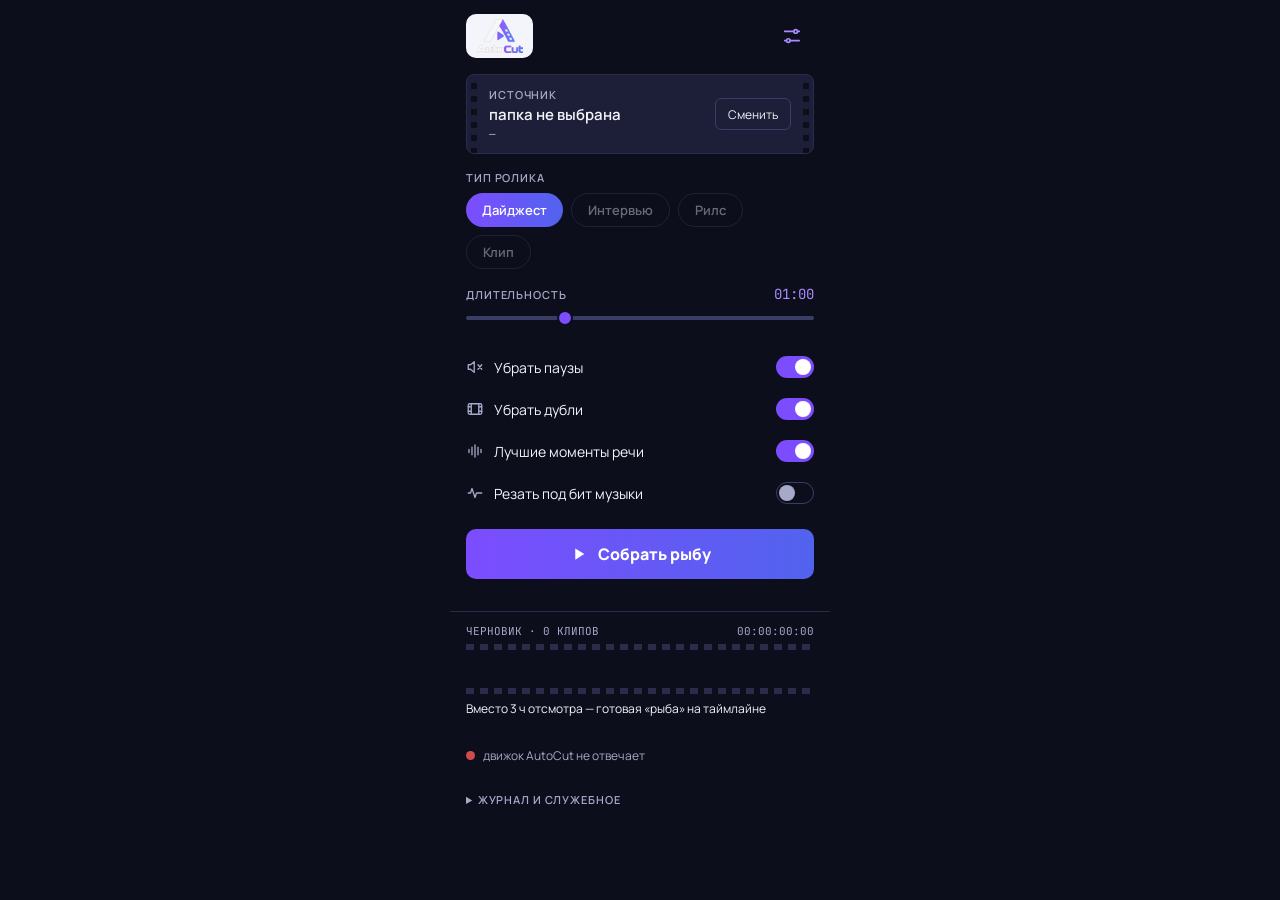
<file: plugin/premiere_panel/index.html>
<!DOCTYPE html>
<!--
  Панель AutoCut для Premiere Pro.

  Это интерфейс, а не мозг: тяжёлое (распознавание, описание кадров,
  подбор) делает движок AutoCut, панель спрашивает его по HTTP и
  показывает ход работы. Собранная рыба импортируется в проект
  прямо отсюда — человеку не нужно ничего кликать в Premiere.

  Оформление повторяет макет бренда: тёмная панель, фиолетово-синий
  градиент только на главной кнопке, чипы и тумблеры. Шрифты лежат
  рядом (assets/fonts) — в Premiere панели нет интернета.
-->
<html lang="ru">
<head>
  <meta charset="utf-8">
  <title>AutoCut</title>
  <style>
    /* --- шрифты: латиница и кириллица лежат в разных файлах --- */
    @font-face {
      font-family: 'Manrope';
      src: url('assets/fonts/Manrope-400-latin.woff2') format('woff2');
      font-weight: 400 800; font-style: normal; font-display: swap;
      unicode-range: U+0000-00FF, U+0131, U+0152-0153, U+02BB-02BC, U+02C6, U+02DA, U+02DC, U+0304, U+0308, U+0329, U+2000-206F, U+20AC, U+2122, U+2191, U+2193, U+2212, U+2215, U+FEFF, U+FFFD;
    }
    @font-face {
      font-family: 'Manrope';
      src: url('assets/fonts/Manrope-400-cyrillic.woff2') format('woff2');
      font-weight: 400 800; font-style: normal; font-display: swap;
      unicode-range: U+0301, U+0400-045F, U+0490-0491, U+04B0-04B1, U+2116;
    }
    @font-face {
      font-family: 'JetBrains Mono';
      src: url('assets/fonts/JetBrainsMono-400-latin.woff2') format('woff2');
      font-weight: 400 800; font-style: normal; font-display: swap;
      unicode-range: U+0000-00FF, U+0131, U+0152-0153, U+02BB-02BC, U+02C6, U+02DA, U+02DC, U+0304, U+0308, U+0329, U+2000-206F, U+20AC, U+2122, U+2191, U+2193, U+2212, U+2215, U+FEFF, U+FFFD;
    }
    @font-face {
      font-family: 'JetBrains Mono';
      src: url('assets/fonts/JetBrainsMono-400-cyrillic.woff2') format('woff2');
      font-weight: 400 800; font-style: normal; font-display: swap;
      unicode-range: U+0301, U+0400-045F, U+0490-0491, U+04B0-04B1, U+2116;
    }

    :root {
      --ink: #0D0E1C;
      --panel: #16172B;
      --panel2: #1D1E38;
      --line: #2A2C4A;
      --line2: #3A3D66;
      --text: #F4F4FB;
      --dim: #A6A9C8;
      --violet: #7C4DFF;
      --blue: #4D8DFF;
      --grad: linear-gradient(90deg, #7C4DFF, #5163EE);
    }

    * { box-sizing: border-box; }
    html, body { margin: 0; padding: 0; }
    body {
      background: var(--ink);
      color: var(--text);
      font-family: 'Manrope', 'Segoe UI', sans-serif;
      font-size: 14px;
      -webkit-font-smoothing: antialiased;
    }
    button { font-family: inherit; cursor: pointer; }
    .mono { font-family: 'JetBrains Mono', Consolas, monospace; }

    .panel {
      max-width: 380px;
      margin: 0 auto;
      padding: 14px 16px 0;
      display: flex;
      flex-direction: column;
      gap: 16px;
    }
    .label {
      font-size: 11px; letter-spacing: 0.08em; color: var(--dim);
      font-weight: 600;
    }

    /* --- шапка --- */
    header { display: flex; align-items: center; }
    /* Логотип: подпись в знаке тёмная, на тёмной панели её не видно —
       поэтому знак лежит на светлой плашке, как на макете в карточке. */
    header .logo-box {
      background: #F4F4FB; border-radius: 10px; padding: 5px 10px;
      display: flex; align-items: center;
    }
    header .logo { height: 34px; width: auto; display: block; }
    header .spacer { flex: 1; }
    .icon-btn {
      width: 44px; height: 44px; background: none; border: 0;
      display: flex; align-items: center; justify-content: center;
    }

    /* --- карточка источника с перфорацией киноплёнки --- */
    .source-card {
      background: var(--panel2); border: 1px solid var(--line);
      border-radius: 8px; display: flex; align-items: stretch;
      overflow: hidden;
    }
    .film { width: 14px; flex: none; display: flex; }
    .film::before {
      content: ""; width: 6px; height: 100%; margin: 8px auto;
      background: repeating-linear-gradient(to bottom,
        var(--ink) 0 6px, transparent 6px 13px);
    }
    .source-body {
      flex: 1; min-width: 0; padding: 12px 8px;
      display: flex; align-items: center; gap: 10px;
    }
    .source-text { flex: 1; min-width: 0; }
    .source-name {
      font-size: 15px; font-weight: 600; margin-top: 2px;
      overflow: hidden; text-overflow: ellipsis; white-space: nowrap;
    }
    .source-meta { font-size: 11px; color: var(--dim); margin-top: 2px; }
    .ghost {
      height: 32px; padding: 0 12px; border-radius: 6px;
      border: 1px solid var(--line2); background: none;
      color: var(--text); font-size: 12px; flex: none;
    }
    .ghost:hover { border-color: var(--dim); }

    /* --- чипы типа ролика --- */
    .chips { display: flex; gap: 8px; flex-wrap: wrap; margin-top: 8px; }
    .chip {
      height: 34px; padding: 0 16px; border-radius: 17px;
      border: 1px solid var(--line2); background: none;
      color: var(--text); font-size: 13px; font-weight: 600;
    }
    .chip.active {
      border: 0; background: var(--grad); color: #FFFFFF;
    }
    .chip:disabled { opacity: .4; cursor: default; }

    /* --- длительность --- */
    .row-label {
      display: flex; justify-content: space-between; align-items: baseline;
      margin-bottom: 6px;
    }
    .row-label .mono { font-size: 14px; color: #A98BFF; }
    input[type=range] {
      width: 100%; margin: 0; background: transparent;
      -webkit-appearance: none; appearance: none; height: 18px;
    }
    input[type=range]::-webkit-slider-runnable-track {
      height: 4px; border-radius: 2px; background: var(--line2);
    }
    input[type=range]::-webkit-slider-thumb {
      -webkit-appearance: none; appearance: none;
      width: 16px; height: 16px; margin-top: -6px; border-radius: 50%;
      background: var(--violet); border: 2px solid var(--ink);
    }
    input[type=range]:disabled::-webkit-slider-thumb { background: var(--line2); }

    /* --- тумблеры --- */
    .toggles { display: flex; flex-direction: column; gap: 2px; }
    .switch-row {
      display: flex; align-items: center; gap: 10px; height: 40px;
    }
    .switch-row .name { flex: 1; font-size: 14px; }
    .switch {
      width: 38px; height: 22px; border: 0; border-radius: 11px;
      background: var(--violet); position: relative; padding: 0; flex: none;
    }
    .switch span {
      position: absolute; top: 3px; left: 19px; width: 16px; height: 16px;
      border-radius: 8px; background: #FFFFFF; transition: left .12s;
    }
    .switch.off { background: none; border: 1px solid var(--line2); }
    .switch.off span { top: 2px; left: 2px; background: var(--dim); }
    /* Выключенный тумблер: гасим, чтобы не ждали работающей фичи. */
    .switch:disabled { opacity: .45; cursor: default; }

    /* --- главная кнопка --- */
    .btn-main {
      height: 50px; border: 0; border-radius: 10px; background: var(--grad);
      color: #FFFFFF; font-size: 16px; font-weight: 800;
      display: flex; align-items: center; justify-content: center; gap: 10px;
    }
    .btn-main:hover { filter: brightness(1.08); }
    .btn-main:disabled { opacity: .5; cursor: default; filter: none; }

    /* --- футер с черновиком --- */
    .draft {
      margin: 16px -16px 0; border-top: 1px solid var(--line);
      background: var(--ink); padding: 12px 16px 14px;
      display: flex; flex-direction: column; gap: 6px;
    }
    .draft-head {
      display: flex; justify-content: space-between;
      font-size: 11px; color: var(--dim);
    }
    .ruler {
      height: 6px;
      background: repeating-linear-gradient(90deg,
        var(--line) 0 8px, transparent 8px 14px);
    }
    .timeline { position: relative; display: block; height: 26px; }
    .timeline div { position: absolute; top: 0; height: 100%; border-radius: 3px; background: var(--violet); min-width: 2px; }
    .draft-note { font-size: 12px; color: var(--text); }

    /* --- служебное: журнал и кнопки --- */
    .service { margin: 12px 0 16px; }
    .service summary {
      cursor: pointer; font-size: 11px; letter-spacing: .08em;
      color: var(--dim); font-weight: 600; outline: none;
    }
    .service-btns { display: flex; gap: 6px; flex-wrap: wrap; margin: 8px 0; }
    .service-btns button {
      background: var(--panel); color: var(--dim); border: 1px solid var(--line);
      border-radius: 6px; padding: 4px 8px; font-size: 11px;
    }
    .service-btns button:hover { color: var(--text); border-color: var(--line2); }
    #log {
      background: var(--panel); border: 1px solid var(--line); border-radius: 6px;
      height: 200px; overflow-y: auto; padding: 7px; margin-top: 8px;
      font-family: 'JetBrains Mono', Consolas, monospace; font-size: 11px;
      white-space: pre-wrap;
    }
    .ok { color: #7FC98A; } .err { color: #E07A7A; } .dim { color: var(--dim); }
    .hint { color: var(--dim); font-size: 11px; margin: 4px 0 8px; }

    /* --- служебное состояние (движок, ошибки) --- */
    .status {
      display: flex; align-items: center; gap: 8px;
      font-size: 12px; color: var(--dim);
    }
    .dot { width: 9px; height: 9px; border-radius: 50%; background: #7A7A7A; flex: none; }
    .dot.on { background: #3BA55D; }
    .dot.off { background: #D24B4B; }
    #folder { display: none; }
  </style>
</head>
<body>
  <div class="panel">

    <header>
      <div class="logo-box">
        <img class="logo" src="assets/logo.png" alt="AutoCut">
      </div>
      <div class="spacer"></div>
      <button class="icon-btn" id="btn-settings" title="Настройки сборки">
        <svg width="22" height="22" viewBox="0 0 24 24" fill="none"
             stroke-width="1.75" stroke-linecap="round" stroke-linejoin="round" aria-hidden="true">
          <g stroke="#A98BFF">
            <path d="M4 7h10M18 7h2M4 17h2M10 17h10"></path>
            <circle cx="16" cy="7" r="2"></circle>
            <circle cx="8" cy="17" r="2"></circle>
          </g>
        </svg>
      </button>
    </header>

    <svg width="0" height="0" style="position:absolute" aria-hidden="true">
      <defs>
        <linearGradient id="b-g" gradientUnits="userSpaceOnUse" x1="2" y1="2" x2="22" y2="22">
          <stop offset="0" stop-color="#A98BFF"></stop>
          <stop offset="1" stop-color="#5E9BFF"></stop>
        </linearGradient>
      </defs>
      <symbol id="b-sliders" viewBox="0 0 24 24"><path d="M4 7h10M18 7h2M4 17h2M10 17h10"></path><circle cx="16" cy="7" r="2"></circle><circle cx="8" cy="17" r="2"></circle></symbol>
      <symbol id="b-mute" viewBox="0 0 24 24"><path d="M11 5 6 9H3v6h3l5 4zM16 9l5 6M21 9l-5 6"></path></symbol>
      <symbol id="b-clip" viewBox="0 0 24 24"><rect x="3" y="5" width="18" height="14" rx="2"></rect><path d="M7 5v14M17 5v14M3 9h4M3 15h4M17 9h4M17 15h4"></path></symbol>
      <symbol id="b-wave" viewBox="0 0 24 24"><path d="M4 10v4M8 7v10M12 4v16M16 7v10M20 10v4"></path></symbol>
      <symbol id="b-beat" viewBox="0 0 24 24"><path d="M3 12h3l2-6 4 12 2-6h7"></path></symbol>
    </svg>

    <div class="source-card">
      <div class="film"></div>
      <div class="source-body">
        <div class="source-text">
          <div class="label">ИСТОЧНИК</div>
          <div class="source-name" id="source-name">папка не выбрана</div>
          <div class="source-meta mono" id="source-meta">—</div>
        </div>
        <button class="ghost" id="btn-find">Сменить</button>
      </div>
      <div class="film"></div>
    </div>
    <input type="text" id="folder" placeholder="папка с исходниками">

    <div>
      <div class="label">ТИП РОЛИКА</div>
      <div class="chips" id="chips">
        <button class="chip active" data-kind="digest">Дайджест</button>
        <button class="chip" data-kind="interview" disabled
                title="отдельный пайплайн интервью: пока не заводит рыбу, импорт не сработает">Интервью</button>
        <button class="chip" data-kind="reels" disabled title="пакет настроек ещё не описан">Рилс</button>
        <button class="chip" data-kind="clip" disabled title="пакет настроек ещё не описан">Клип</button>
      </div>
    </div>

    <div>
      <div class="row-label">
        <span class="label">ДЛИТЕЛЬНОСТЬ</span>
        <span class="mono" id="dur-value">01:00</span>
      </div>
      <input type="range" id="target" min="15" max="180" value="60">
    </div>

    <div class="toggles">
      <div class="switch-row">
        <svg width="18" height="18" viewBox="0 0 24 24" fill="none" stroke="#A6A9C8"
             stroke-width="1.75" stroke-linecap="round" stroke-linejoin="round" aria-hidden="true">
          <use href="#b-mute" width="24" height="24"></use></svg>
        <div class="name">Убрать паузы</div>
        <button class="switch" data-flag="cut_pauses" role="switch" aria-checked="true"><span></span></button>
      </div>
      <div class="switch-row">
        <svg width="18" height="18" viewBox="0 0 24 24" fill="none" stroke="#A6A9C8"
             stroke-width="1.75" stroke-linecap="round" stroke-linejoin="round" aria-hidden="true">
          <use href="#b-clip" width="24" height="24"></use></svg>
        <div class="name">Убрать дубли</div>
        <button class="switch" data-flag="cut_duplicates" role="switch" aria-checked="true"><span></span></button>
      </div>
      <div class="switch-row">
        <svg width="18" height="18" viewBox="0 0 24 24" fill="none" stroke="#A6A9C8"
             stroke-width="1.75" stroke-linecap="round" stroke-linejoin="round" aria-hidden="true">
          <use href="#b-wave" width="24" height="24"></use></svg>
        <div class="name">Лучшие моменты речи</div>
        <button class="switch" data-flag="best_speech" role="switch" aria-checked="true"><span></span></button>
      </div>
      <div class="switch-row">
        <svg width="18" height="18" viewBox="0 0 24 24" fill="none" stroke="#A6A9C8"
             stroke-width="1.75" stroke-linecap="round" stroke-linejoin="round" aria-hidden="true">
          <use href="#b-beat" width="24" height="24"></use></svg>
        <div class="name">Резать под бит музыки</div>
        <button class="switch off" data-flag="cut_to_beat" role="switch" aria-checked="false"><span></span></button>
      </div>
    </div>

    <button class="btn-main" id="btn-digest">
      <svg width="18" height="18" viewBox="0 0 24 24" aria-hidden="true"><path d="M7 4.5v15l12-7.5z" fill="#FFFFFF"></path></svg>
      Собрать рыбу
    </button>

    <div class="draft">
      <div class="draft-head mono">
        <span id="draft-title">ЧЕРНОВИК · 0 КЛИПОВ</span>
        <span id="draft-time">00:00:00:00</span>
      </div>
      <div class="ruler"></div>
      <div class="timeline" id="draft-timeline"></div>
      <div class="ruler"></div>
      <div class="draft-note" id="draft-note">Вместо 3 ч отсмотра — готовая «рыба» на таймлайне</div>
    </div>

    <div class="status">
      <span class="dot" id="dot"></span>
      <span id="state">проверяю движок…</span>
    </div>

    <details class="service">
      <summary>ЖУРНАЛ И СЛУЖЕБНОЕ</summary>
      <div class="service-btns">
        <button id="btn-check">Что в проекте</button>
        <button id="btn-doctor">Проверить движок</button>
        <button id="btn-refresh">Обновить</button>
        <button id="btn-cancel">Отменить задачу</button>
      </div>
      <div class="hint" id="parts"></div>
      <div id="log"></div>
    </details>

  </div>

  <script src="panel.js"></script>
</body>
</html>
</file>
